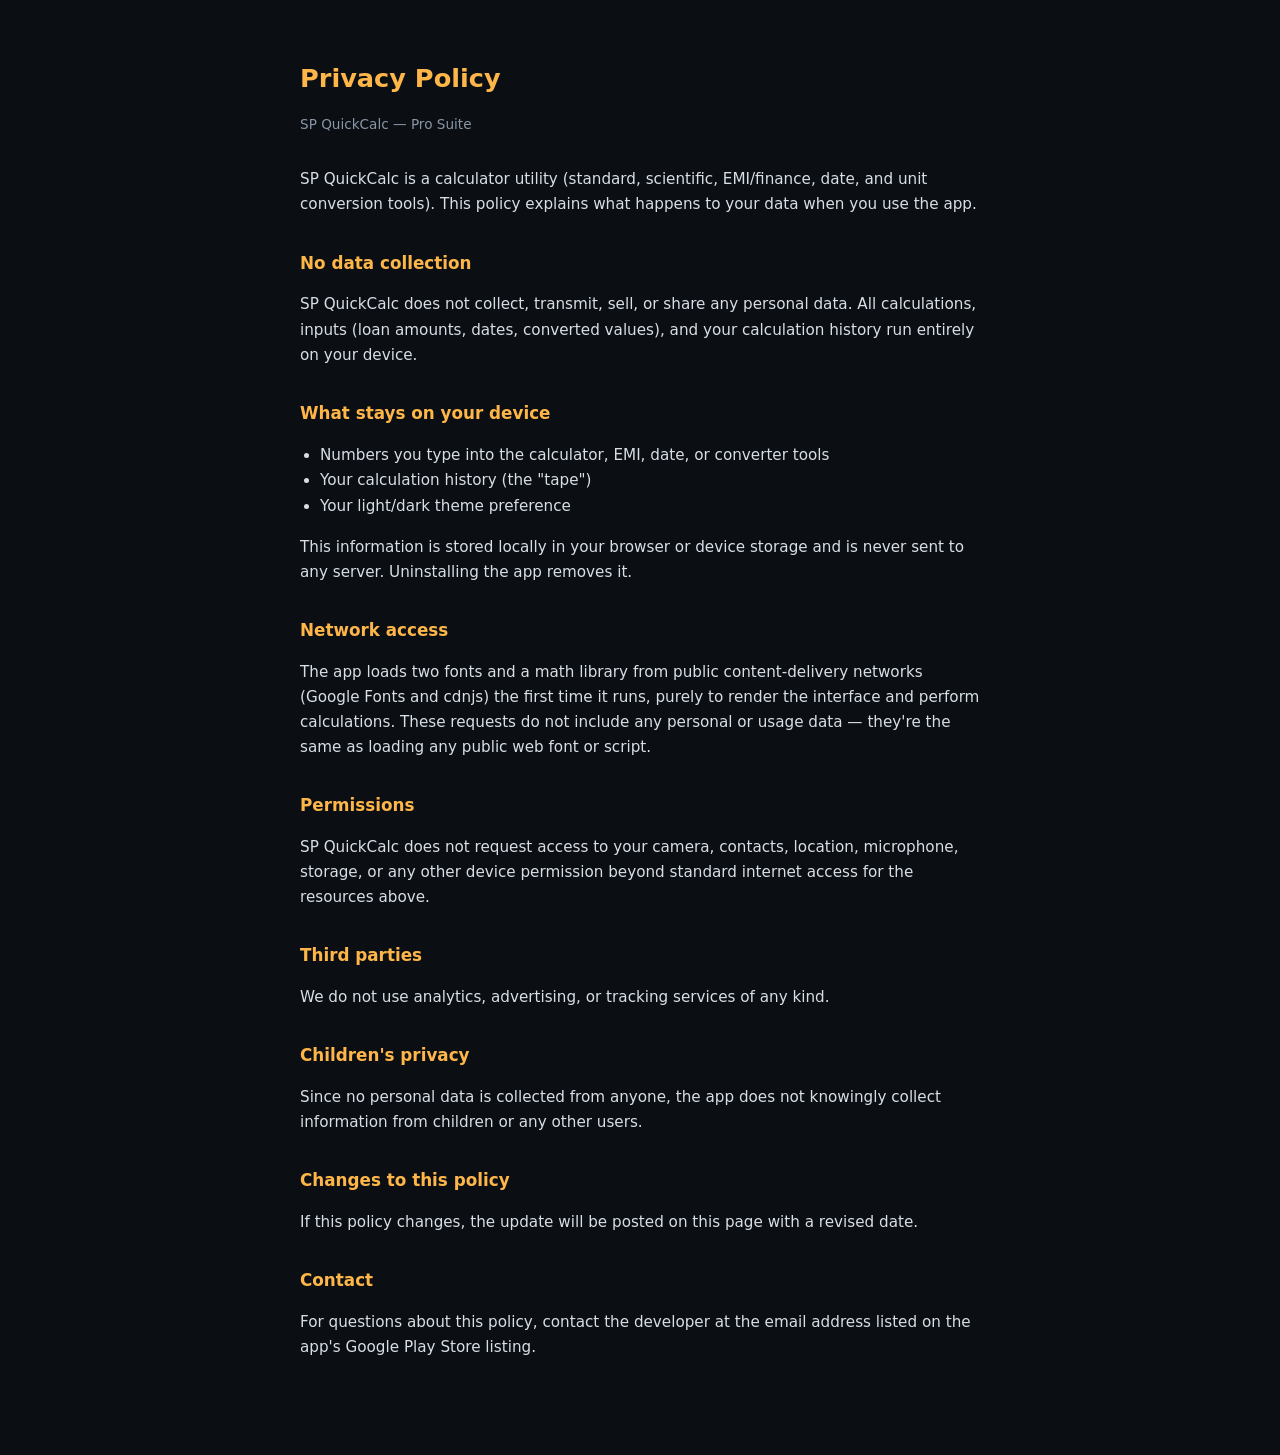
<file: privacy-policy.html>
<!DOCTYPE html>
<html lang="en">
<head>
<meta charset="UTF-8" />
<meta name="viewport" content="width=device-width, initial-scale=1.0"/>
<title>Privacy Policy — SP QuickCalc</title>
<style>
  :root { color-scheme: dark light; }
  body {
    background: #0b0f14; color: #eef3f7;
    font-family: -apple-system, system-ui, 'Segoe UI', sans-serif;
    max-width: 680px; margin: 0 auto; padding: 40px 20px 80px; line-height: 1.65;
  }
  h1 { color: #ffb648; font-size: 1.6rem; margin-bottom: 4px; }
  .updated { color: #8996a6; font-size: 0.85rem; margin-bottom: 32px; }
  h2 { color: #ffb648; font-size: 1.05rem; margin-top: 32px; margin-bottom: 8px; }
  p, li { color: #d7dee6; font-size: 0.95rem; }
  ul { padding-left: 20px; }
  a { color: #4fd1c5; }
</style>
</head>
<body>
  <h1>Privacy Policy</h1>
  <p class="updated">SP QuickCalc — Pro Suite</p>

  <p>SP QuickCalc is a calculator utility (standard, scientific, EMI/finance, date, and unit conversion tools). This policy explains what happens to your data when you use the app.</p>

  <h2>No data collection</h2>
  <p>SP QuickCalc does not collect, transmit, sell, or share any personal data. All calculations, inputs (loan amounts, dates, converted values), and your calculation history run entirely on your device.</p>

  <h2>What stays on your device</h2>
  <ul>
    <li>Numbers you type into the calculator, EMI, date, or converter tools</li>
    <li>Your calculation history (the "tape")</li>
    <li>Your light/dark theme preference</li>
  </ul>
  <p>This information is stored locally in your browser or device storage and is never sent to any server. Uninstalling the app removes it.</p>

  <h2>Network access</h2>
  <p>The app loads two fonts and a math library from public content-delivery networks (Google Fonts and cdnjs) the first time it runs, purely to render the interface and perform calculations. These requests do not include any personal or usage data — they're the same as loading any public web font or script.</p>

  <h2>Permissions</h2>
  <p>SP QuickCalc does not request access to your camera, contacts, location, microphone, storage, or any other device permission beyond standard internet access for the resources above.</p>

  <h2>Third parties</h2>
  <p>We do not use analytics, advertising, or tracking services of any kind.</p>

  <h2>Children's privacy</h2>
  <p>Since no personal data is collected from anyone, the app does not knowingly collect information from children or any other users.</p>

  <h2>Changes to this policy</h2>
  <p>If this policy changes, the update will be posted on this page with a revised date.</p>

  <h2>Contact</h2>
  <p>For questions about this policy, contact the developer at the email address listed on the app's Google Play Store listing.</p>
</body>
</html>
</file>
